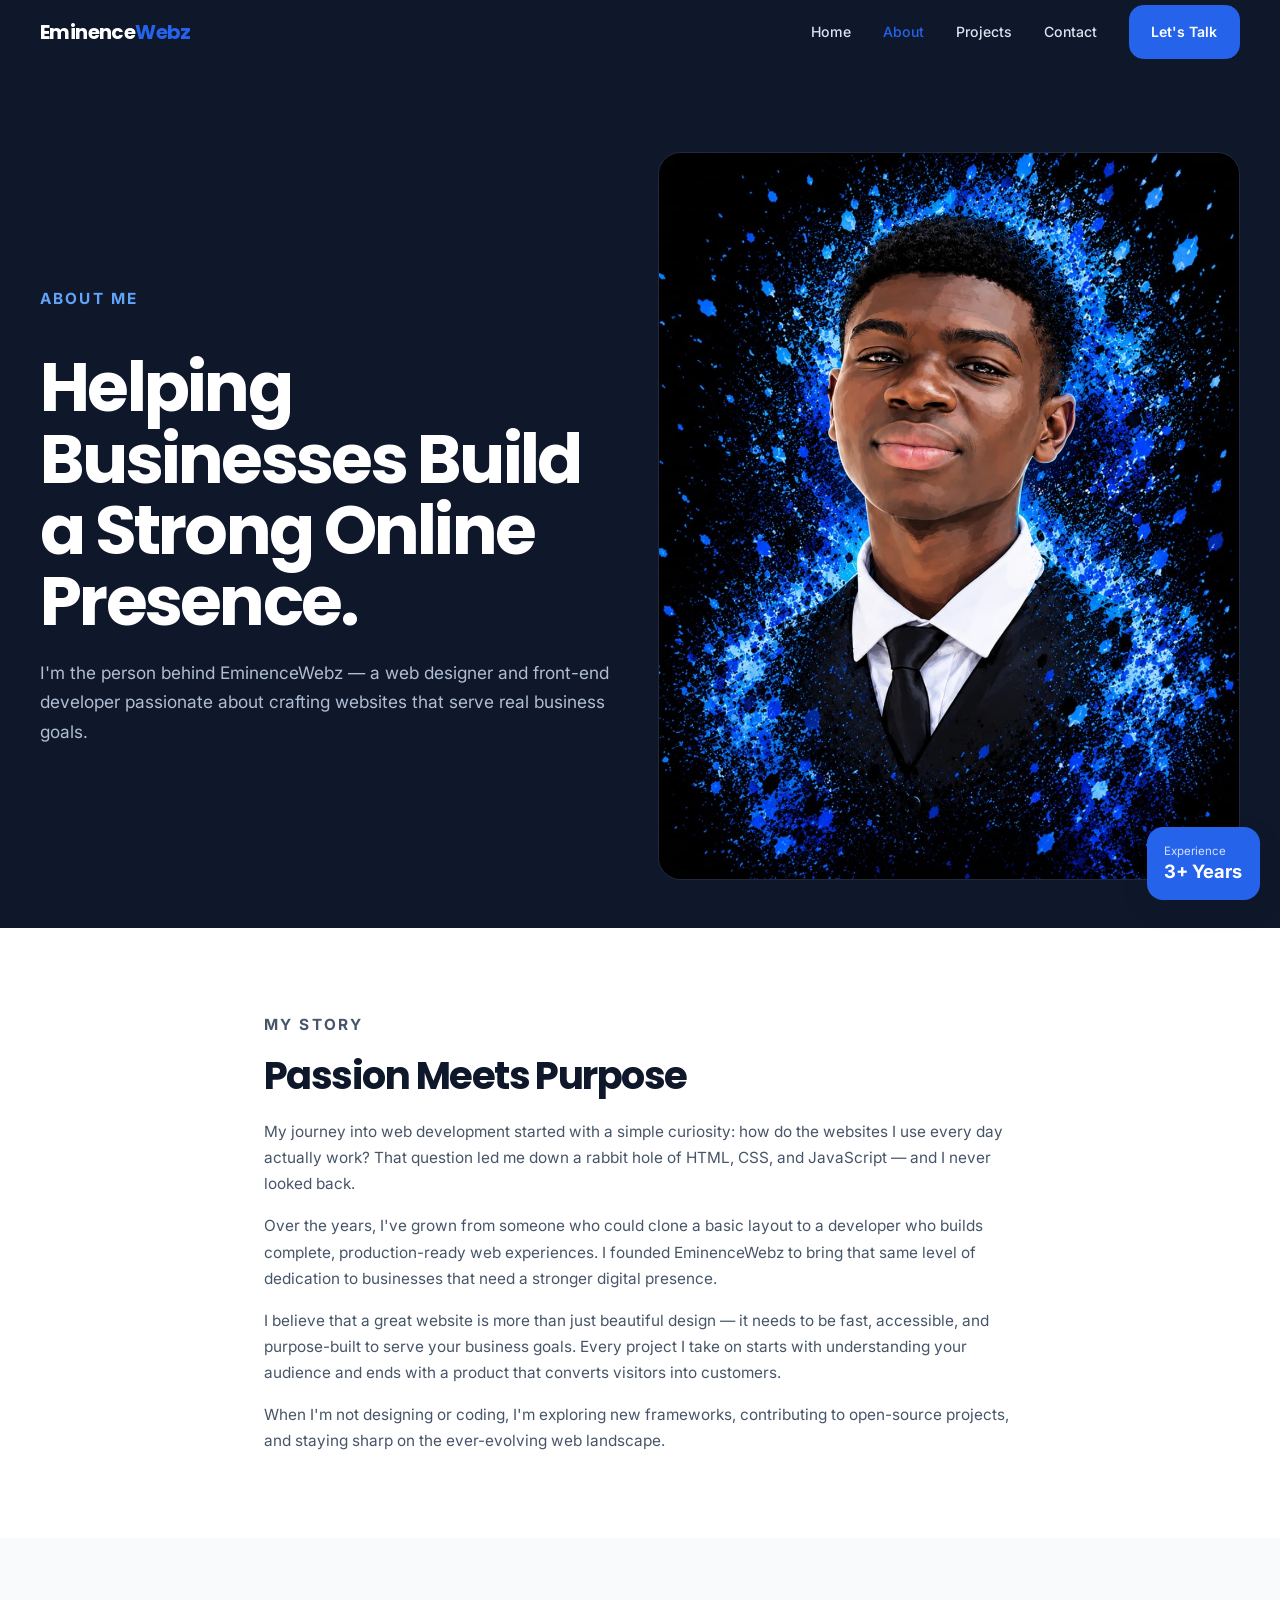
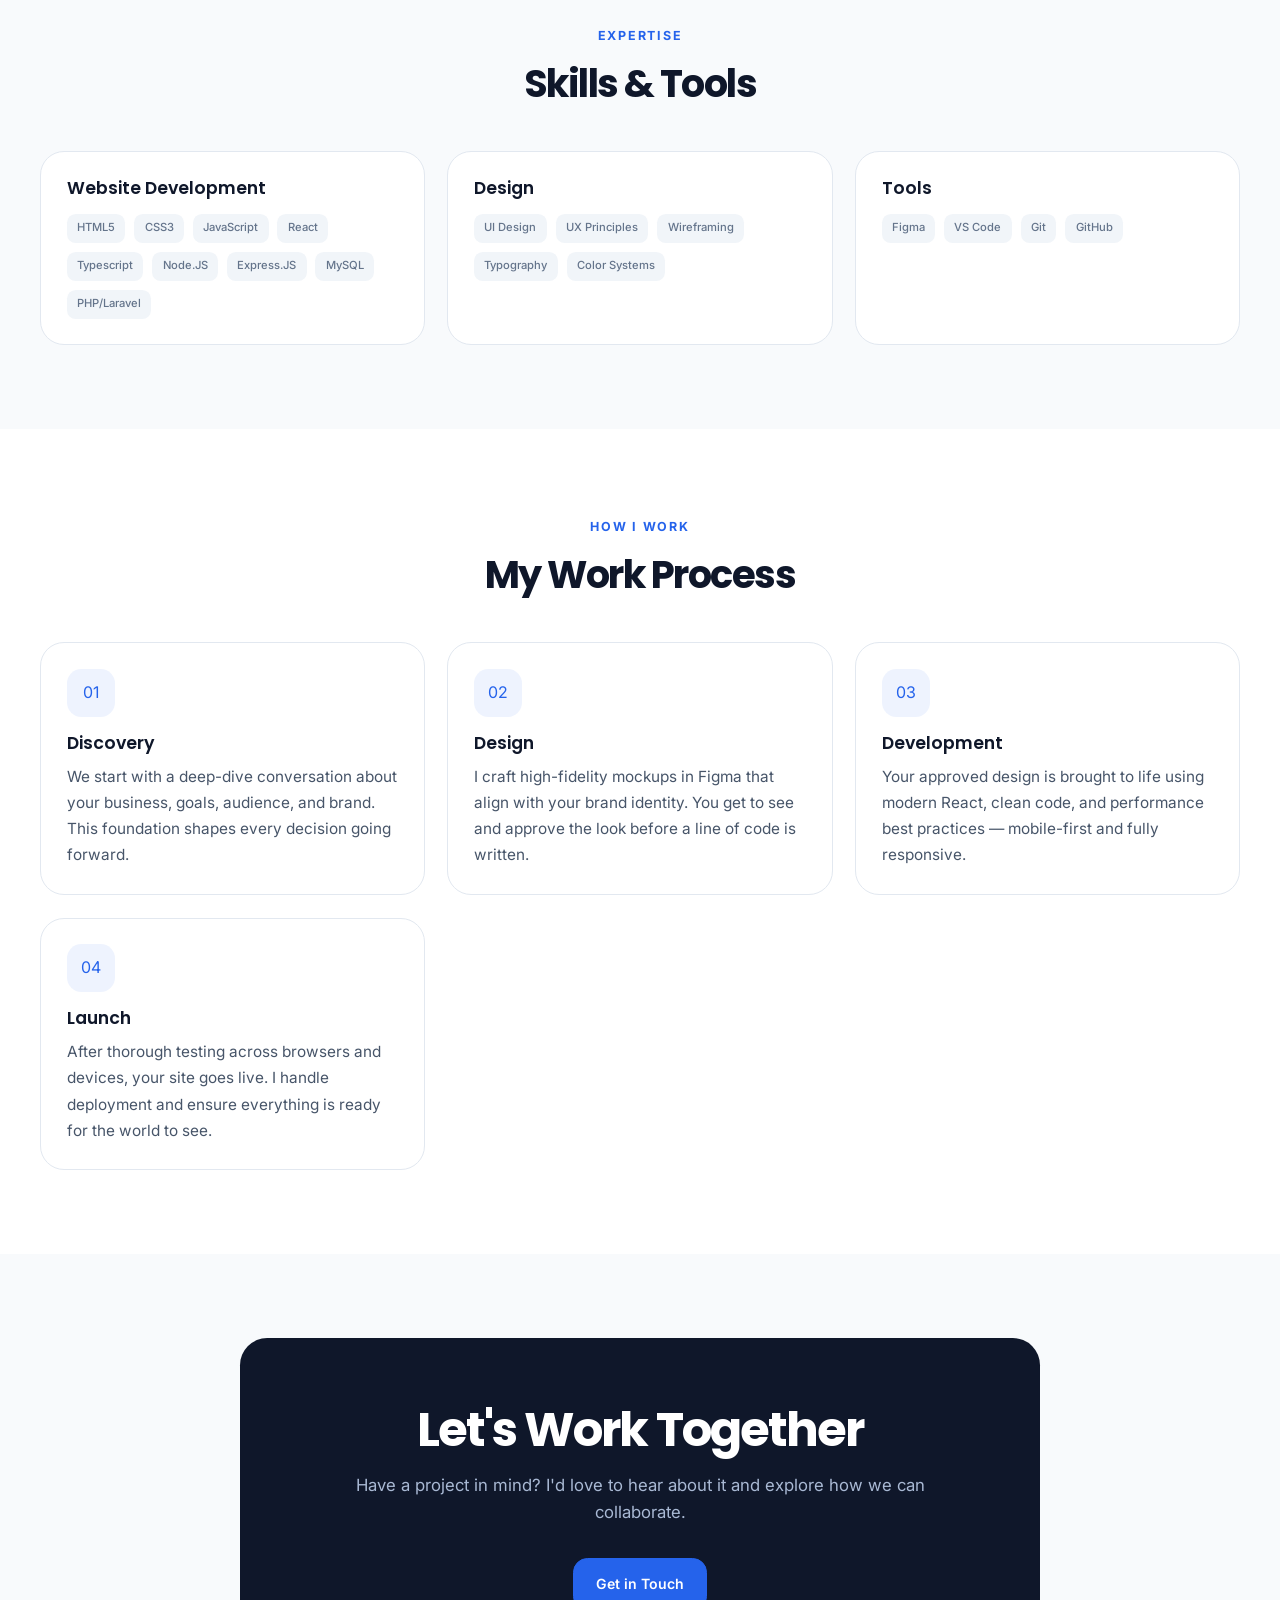
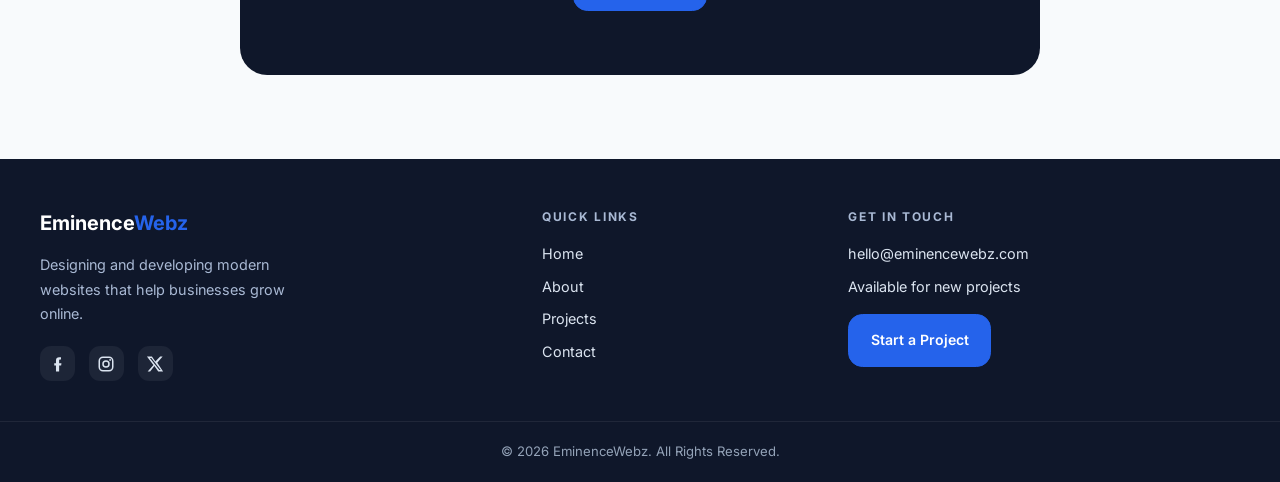
<file: about.html>
<!DOCTYPE html>
<html lang="en">
  <head>
    <meta charset="UTF-8" />
    <meta name="viewport" content="width=device-width, initial-scale=1.0" />
    <meta name="description" content="About EminenceWebz and the process behind creating effective web experiences." />
    <title>About | Eminence Webz</title>
    <link rel="icon" href="/favicon.ico" />
    <link rel="stylesheet" href="style.css" />
    <script defer src="script.js"></script>
  </head>
  <body>
    <header class="site-header">
      <div class="container nav">
        <a href="index.html" class="brand">Eminence<span>Webz</span></a>

        <nav class="nav-links" aria-label="Main navigation">
          <a href="index.html" class="nav-link">Home</a>
          <a href="about.html" class="nav-link active">About</a>
          <a href="projects.html" class="nav-link">Projects</a>
          <a href="contact.html" class="nav-link">Contact</a>
          <a href="contact.html" class="nav-cta">Let's Talk</a>
        </nav>

        <button class="menu-toggle" aria-label="Toggle menu" aria-expanded="false">
          <svg xmlns="http://www.w3.org/2000/svg" width="22" height="22" viewBox="0 0 24 24" fill="none" stroke="currentColor" stroke-width="2" stroke-linecap="round">
            <path d="M3 6h18M3 12h18M3 18h18" />
          </svg>
        </button>
      </div>

      <div class="mobile-menu" aria-label="Mobile navigation">
        <div class="mobile-menu-inner">
          <a href="index.html" class="mobile-link">Home</a>
          <a href="about.html" class="mobile-link active">About</a>
          <a href="projects.html" class="mobile-link">Projects</a>
          <a href="contact.html" class="mobile-link">Contact</a>
          <a href="contact.html" class="nav-cta">Let's Talk</a>
        </div>
      </div>
    </header>

    <main>
      <section class="hero" style="min-height: 56vh;">
        <div class="container about-layout" style="padding: 4rem 0 3rem;">
          <div class="about-copy">
            <p class="section-label" style="color: #60a5fa;">About Me</p>
            <h1>Helping Businesses Build a Strong Online Presence.</h1>
            <p style="margin-top: 1.25rem; color: #afbed4; font-size: 1.08rem;">
              I'm the person behind EminenceWebz — a web designer and front-end developer
              passionate about crafting websites that serve real business goals.
            </p>
          </div>

          <div class="about-image">
            <div class="about-image-frame">
              <img src="assets/img/my image .jpeg" alt="EminenceWebz developer portrait" />
            </div>
            <div class="experience-chip">
              <small>Experience</small>
              <strong>3+ Years</strong>
            </div>
          </div>
        </div>
      </section>

      <section class="section">
        <div class="container">
          <div class="about-copy" style="max-width: 47rem; margin: 0 auto;">
            <p class="section-label">My Story</p>
            <h2>Passion Meets Purpose</h2>
            <p>My journey into web development started with a simple curiosity: how do the websites I use every day actually work? That question led me down a rabbit hole of HTML, CSS, and JavaScript — and I never looked back.</p>
            <p>Over the years, I've grown from someone who could clone a basic layout to a developer who builds complete, production-ready web experiences. I founded EminenceWebz to bring that same level of dedication to businesses that need a stronger digital presence.</p>
            <p>I believe that a great website is more than just beautiful design — it needs to be fast, accessible, and purpose-built to serve your business goals. Every project I take on starts with understanding your audience and ends with a product that converts visitors into customers.</p>
            <p>When I'm not designing or coding, I'm exploring new frameworks, contributing to open-source projects, and staying sharp on the ever-evolving web landscape.</p>
          </div>
        </div>
      </section>

      <section class="section soft-section">
        <div class="container">
          <div class="section-head">
            <p class="section-label">Expertise</p>
            <h2>Skills &amp; Tools</h2>
          </div>

          <div class="services-grid">
            <article class="skill-card">
              <h3>Website Development</h3>
              <div class="project-tags">
                <span>HTML5</span>
                <span>CSS3</span>
                <span>JavaScript</span>
                <span>React</span>
                <span>Typescript</span>
                <span>Node.JS</span>
                <span>Express.JS</span>
                <span>MySQL</span>
                <span>PHP/Laravel</span>
              </div>
            </article>

            <article class="skill-card">
              <h3>Design</h3>
              <div class="project-tags">
                <span>UI Design</span>
                <span>UX Principles</span>
                <span>Wireframing</span>
                <span>Typography</span>
                <span>Color Systems</span>
              </div>
            </article>

            <article class="skill-card">
              <h3>Tools</h3>
              <div class="project-tags">
                <span>Figma</span>
                <span>VS Code</span>
                <span>Git</span>
                <span>GitHub</span>
              </div>
            </article>
          </div>
        </div>
      </section>

      <section class="section">
        <div class="container">
          <div class="section-head">
            <p class="section-label">How I Work</p>
            <h2>My Work Process</h2>
          </div>

          <div class="services-grid">
            <article class="process-card">
              <div class="service-icon" style="margin-bottom: 1rem;">01</div>
              <h3>Discovery</h3>
              <p>We start with a deep-dive conversation about your business, goals, audience, and brand. This foundation shapes every decision going forward.</p>
            </article>

            <article class="process-card">
              <div class="service-icon" style="margin-bottom: 1rem;">02</div>
              <h3>Design</h3>
              <p>I craft high-fidelity mockups in Figma that align with your brand identity. You get to see and approve the look before a line of code is written.</p>
            </article>

            <article class="process-card">
              <div class="service-icon" style="margin-bottom: 1rem;">03</div>
              <h3>Development</h3>
              <p>Your approved design is brought to life using modern React, clean code, and performance best practices — mobile-first and fully responsive.</p>
            </article>

            <article class="process-card">
              <div class="service-icon" style="margin-bottom: 1rem;">04</div>
              <h3>Launch</h3>
              <p>After thorough testing across browsers and devices, your site goes live. I handle deployment and ensure everything is ready for the world to see.</p>
            </article>
          </div>
        </div>
      </section>

      <section class="section soft-section">
        <div class="container">
          <div class="callout">
            <h2>Let's Work Together</h2>
            <p>Have a project in mind? I'd love to hear about it and explore how we can collaborate.</p>
            <div class="callout-actions">
              <a href="contact.html" class="button-primary">Get in Touch</a>
            </div>
          </div>
        </div>
      </section>
    </main>

    <footer class="site-footer">
      <div class="container footer-grid">
        <div>
          <div class="footer-brand">Eminence<span>Webz</span></div>
          <p class="footer-copy">Designing and developing modern websites that help businesses grow online.</p>
          <div class="social-row">
            <a href="#" class="social-icon" aria-label="Facebook">
              <svg xmlns="http://www.w3.org/2000/svg" width="18" height="18" viewBox="0 0 24 24" fill="currentColor" aria-hidden="true"><path d="M13.5 22v-8h2.7l.4-3h-3.1V7.5c0-.9.3-1.5 1.6-1.5H16V3.1c-.3 0-1.3-.1-2.5-.1-2.5 0-4.2 1.5-4.2 4.3V11H7v3h2.3v8h4.2Z"/></svg>
            </a>
            <a href="#" class="social-icon" aria-label="Instagram">
              <svg xmlns="http://www.w3.org/2000/svg" width="18" height="18" viewBox="0 0 24 24" fill="none" stroke="currentColor" stroke-width="2" stroke-linecap="round" stroke-linejoin="round" aria-hidden="true"><rect x="3" y="3" width="18" height="18" rx="5"/><circle cx="12" cy="12" r="4"/><circle cx="17.5" cy="6.5" r="1.2" fill="currentColor" stroke="none"/></svg>
            </a>
            <a href="#" class="social-icon" aria-label="X">
              <svg xmlns="http://www.w3.org/2000/svg" width="18" height="18" viewBox="0 0 24 24" fill="currentColor" aria-hidden="true"><path d="M18.9 2h3.3l-7.2 8.2L22.8 22h-6.5l-5.1-7.2L5.5 22H2.2l7.7-8.8L1.2 2h6.7l4.6 6.7L18.9 2Zm-1.1 18h1.8L7.1 3.9H5.2L17.8 20Z"/></svg>
            </a>
          </div>
        </div>

        <div>
          <div class="footer-title">Quick Links</div>
          <div class="footer-links">
            <a href="index.html" class="footer-link">Home</a>
            <a href="about.html" class="footer-link">About</a>
            <a href="projects.html" class="footer-link">Projects</a>
            <a href="contact.html" class="footer-link">Contact</a>
          </div>
        </div>

        <div>
          <div class="footer-title">Get In Touch</div>
          <div class="footer-links">
            <a href="mailto:hello@eminencewebz.com" class="footer-link">hello@eminencewebz.com</a>
            <span class="footer-link">Available for new projects</span>
          </div>
          <a href="contact.html" class="button-primary footer-cta">Start a Project</a>
        </div>
      </div>

      <div class="footer-bottom">© 2026 EminenceWebz. All Rights Reserved.</div>
    </footer>

    <button class="scroll-top" aria-label="Scroll to top">
      <svg xmlns="http://www.w3.org/2000/svg" width="18" height="18" viewBox="0 0 24 24" fill="none" stroke="currentColor" stroke-width="2.2" stroke-linecap="round" stroke-linejoin="round"><path d="m5 15 7-7 7 7"/></svg>
    </button>
  </body>
</html>
</file>
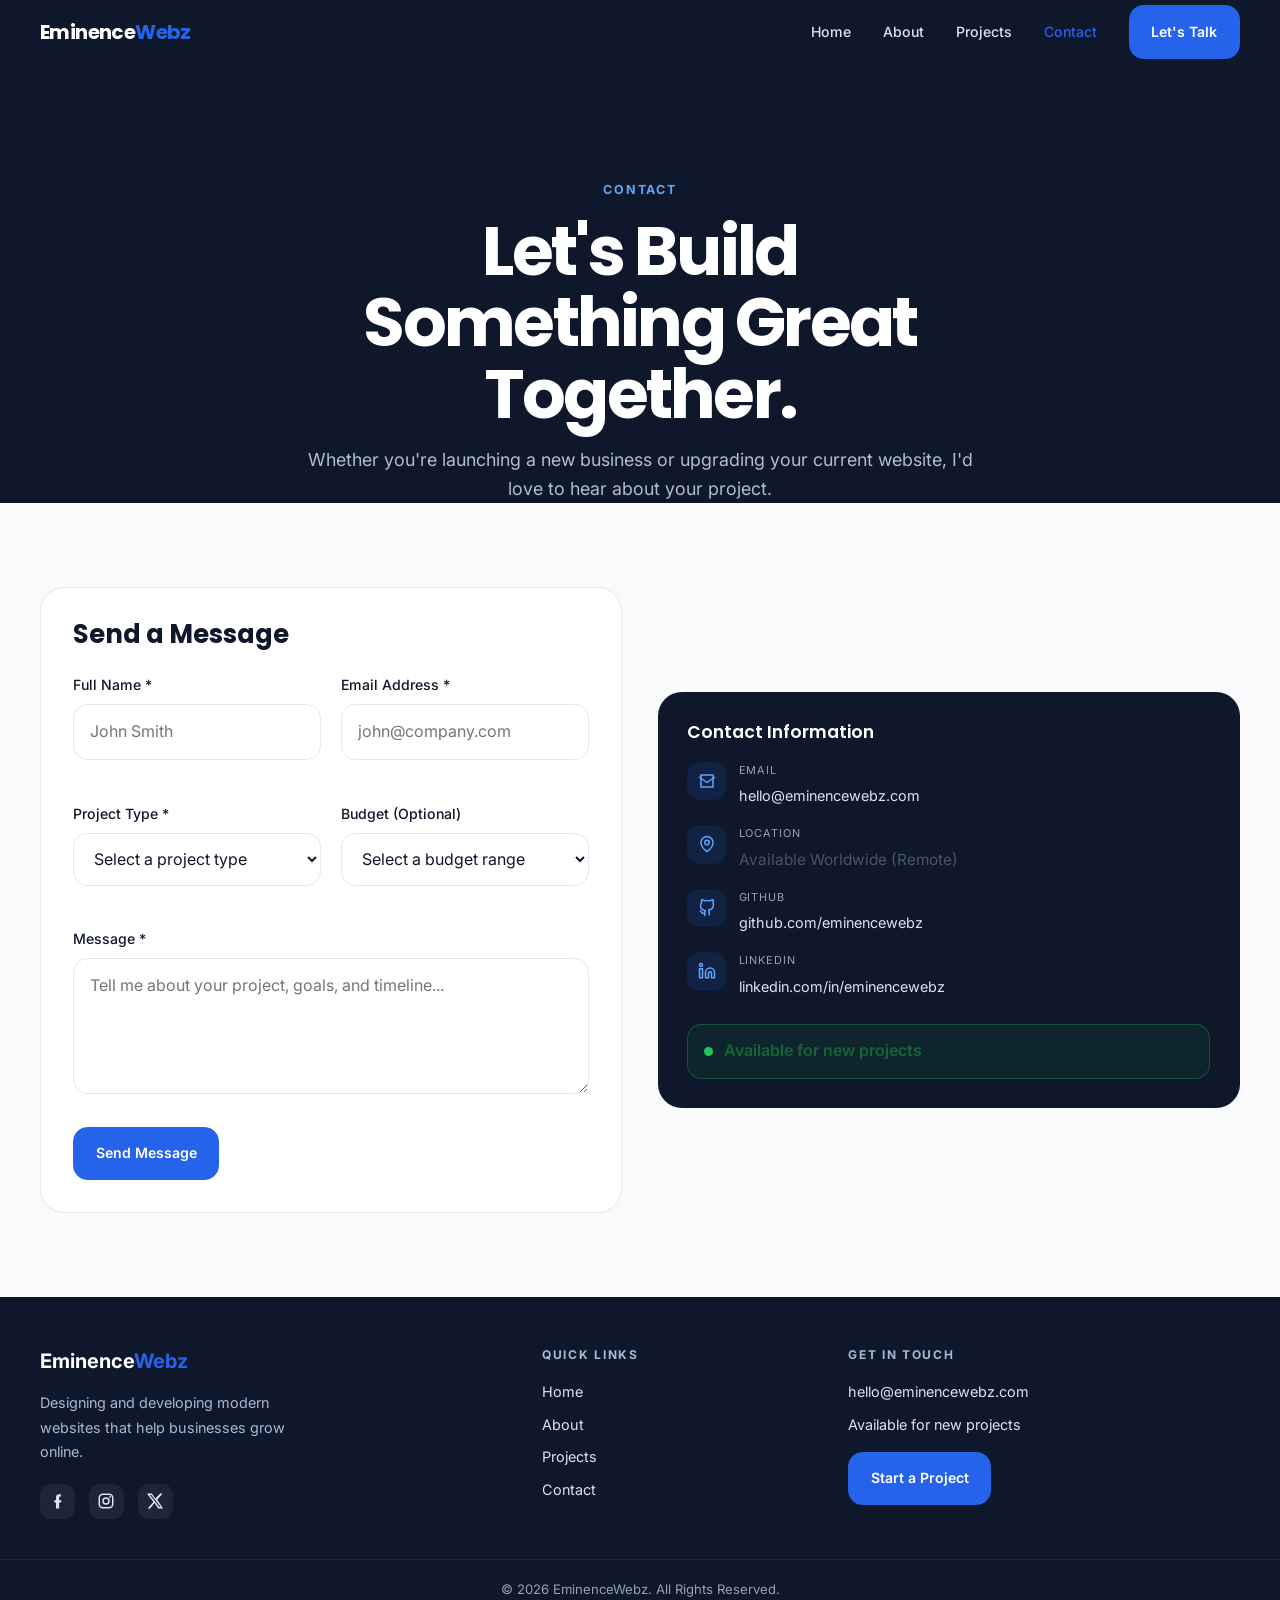
<file: contact.html>
<!DOCTYPE html>
<html lang="en">
  <head>
    <meta charset="UTF-8" />
    <meta name="viewport" content="width=device-width, initial-scale=1.0" />
    <meta name="description" content="Contact EminenceWebz about your next website project." />
    <title>Contact | Eminence Webz</title>
    <link rel="icon" href="/favicon.ico" />
    <link rel="stylesheet" href="style.css" />
    <script defer src="script.js"></script>
  </head>
  <body>
    <header class="site-header">
      <div class="container nav">
        <a href="index.html" class="brand">Eminence<span>Webz</span></a>

        <nav class="nav-links" aria-label="Main navigation">
          <a href="index.html" class="nav-link">Home</a>
          <a href="about.html" class="nav-link">About</a>
          <a href="projects.html" class="nav-link">Projects</a>
          <a href="contact.html" class="nav-link active">Contact</a>
          <a href="contact.html" class="nav-cta">Let's Talk</a>
        </nav>

        <button class="menu-toggle" aria-label="Toggle menu" aria-expanded="false">
          <svg xmlns="http://www.w3.org/2000/svg" width="22" height="22" viewBox="0 0 24 24" fill="none" stroke="currentColor" stroke-width="2" stroke-linecap="round">
            <path d="M3 6h18M3 12h18M3 18h18" />
          </svg>
        </button>
      </div>

      <div class="mobile-menu" aria-label="Mobile navigation">
        <div class="mobile-menu-inner">
          <a href="index.html" class="mobile-link">Home</a>
          <a href="about.html" class="mobile-link">About</a>
          <a href="projects.html" class="mobile-link">Projects</a>
          <a href="contact.html" class="mobile-link active">Contact</a>
          <a href="contact.html" class="nav-cta">Let's Talk</a>
        </div>
      </div>
    </header>

    <main>
      <section class="hero" style="min-height: 42vh;">
        <div class="container" style="padding-top: 5.5rem;">
          <div class="section-head" style="margin-bottom: 0; text-align: center;">
            <p class="section-label" style="color: #60a5fa;">Contact</p>
            <h1 style="color: white; margin: 0 auto;">Let's Build Something Great Together.</h1>
            <p class="hero-copy" style="margin: 1rem auto 0; color: #afbed4; max-width: 700px; text-align: center;">Whether you're launching a new business or upgrading your current website, I'd love to hear about your project.</p>
          </div>
        </div>
      </section>

      <section class="section soft-section">
        <div class="container contact-layout">
          <div class="form-card">
            <h3>Send a Message</h3>
            <form id="contact-form" novalidate>
              <div class="form-grid">
                <div class="form-field">
                  <label for="name">Full Name *</label>
                  <input id="name" class="input" type="text" name="name" placeholder="John Smith" />
                  <span class="form-error" data-error="name"></span>
                </div>

                <div class="form-field">
                  <label for="email">Email Address *</label>
                  <input id="email" class="input" type="email" name="email" placeholder="john@company.com" />
                  <span class="form-error" data-error="email"></span>
                </div>

                <div class="form-field">
                  <label for="projectType">Project Type *</label>
                  <select id="projectType" class="select" name="projectType">
                    <option value="">Select a project type</option>
                    <option value="New Business Website">New Business Website</option>
                    <option value="E-commerce Store">E-commerce Store</option>
                    <option value="Portfolio Site">Portfolio Site</option>
                    <option value="Landing Page">Landing Page</option>
                    <option value="Website Redesign">Website Redesign</option>
                    <option value="Other">Other</option>
                  </select>
                  <span class="form-error" data-error="projectType"></span>
                </div>

                <div class="form-field">
                  <label for="budget">Budget (Optional)</label>
                  <select id="budget" class="select" name="budget">
                    <option value="">Select a budget range</option>
                    <option value="Under $500">Under $500</option>
                    <option value="$500 – $1,000">$500 – $1,000</option>
                    <option value="$1,000 – $2,500">$1,000 – $2,500</option>
                    <option value="$2,500 – $5,000">$2,500 – $5,000</option>
                    <option value="$5,000+">$5,000+</option>
                    <option value="Not sure yet">Not sure yet</option>
                  </select>
                </div>
              </div>

              <div class="form-field" style="margin-top: 1.2rem;">
                <label for="message">Message *</label>
                <textarea id="message" class="textarea" name="message" placeholder="Tell me about your project, goals, and timeline..."></textarea>
                <span class="form-error" data-error="message"></span>
              </div>

              <div class="submit-row">
                <button type="submit" class="btn-submit">Send Message</button>
              </div>

              <div class="success-box" aria-live="polite">
                <svg xmlns="http://www.w3.org/2000/svg" width="22" height="22" viewBox="0 0 24 24" fill="none" stroke="currentColor" stroke-width="2.2" stroke-linecap="round" stroke-linejoin="round"><path d="M20 6 9 17l-5-5"/></svg>
                <span>Message sent successfully.</span>
              </div>
            </form>
          </div>

          <div class="contact-card" style="background: var(--navy); color: white; border-color: transparent;">
            <h3>Contact Information</h3>
            <div class="contact-info-list">
              <div class="contact-item">
                <div class="contact-icon"><svg xmlns="http://www.w3.org/2000/svg" width="18" height="18" viewBox="0 0 24 24" fill="none" stroke="currentColor" stroke-width="2" stroke-linecap="round" stroke-linejoin="round"><path d="M4 4h16v16H4z"/><path d="m22 7-10 7L2 7"/></svg></div>
                <div>
                  <span class="contact-label">Email</span>
                  <p><a href="mailto:hello@eminencewebz.com" class="contact-details">hello@eminencewebz.com</a></p>
                </div>
              </div>

              <div class="contact-item">
                <div class="contact-icon"><svg xmlns="http://www.w3.org/2000/svg" width="18" height="18" viewBox="0 0 24 24" fill="none" stroke="currentColor" stroke-width="2" stroke-linecap="round" stroke-linejoin="round"><path d="M12 22s8-4.7 8-12a8 8 0 0 0-16 0c0 7.3 8 12 8 12Z"/><circle cx="12" cy="10" r="3"/></svg></div>
                <div>
                  <span class="contact-label">Location</span>
                  <p class="contact-details">Available Worldwide (Remote)</p>
                </div>
              </div>

              <div class="contact-item">
                <div class="contact-icon"><svg xmlns="http://www.w3.org/2000/svg" width="18" height="18" viewBox="0 0 24 24" fill="none" stroke="currentColor" stroke-width="2" stroke-linecap="round" stroke-linejoin="round"><path d="M9 19c-4.3 1.4-4.3-2.5-6-3m12 5v-3.87a3.37 3.37 0 0 0-.94-2.61c3.14-.35 6.44-1.54 6.44-7A5.44 5.44 0 0 0 20 4.77 5.07 5.07 0 0 0 19.91 1S18.73.65 16 2.48a13.38 13.38 0 0 0-7 0C6.27.65 5.09 1 5.09 1A5.07 5.07 0 0 0 5 4.77 5.44 5.44 0 0 0 3.5 8.8c0 5.42 3.3 6.61 6.44 7A3.37 3.37 0 0 0 9 18.13V22"/></svg></div>
                <div>
                  <span class="contact-label">GitHub</span>
                  <p><a href="#" class="contact-details">github.com/eminencewebz</a></p>
                </div>
              </div>

              <div class="contact-item">
                <div class="contact-icon"><svg xmlns="http://www.w3.org/2000/svg" width="18" height="18" viewBox="0 0 24 24" fill="none" stroke="currentColor" stroke-width="2" stroke-linecap="round" stroke-linejoin="round"><path d="M16 8a6 6 0 0 1 6 6v7h-4v-6a2 2 0 0 0-4 0v6h-4v-7a6 6 0 0 1 6-6Z"/><path d="M2 9h4v12H2z"/><circle cx="4" cy="4" r="2"/></svg></div>
                <div>
                  <span class="contact-label">LinkedIn</span>
                  <p><a href="#" class="contact-details">linkedin.com/in/eminencewebz</a></p>
                </div>
              </div>
            </div>

            <div class="availability-box" style="margin-top: 1.5rem;">
              <span class="availability-dot"></span>
              <span>Available for new projects</span>
            </div>
          </div>
        </div>
      </section>
    </main>

    <footer class="site-footer">
      <div class="container footer-grid">
        <div>
          <div class="footer-brand">Eminence<span>Webz</span></div>
          <p class="footer-copy">Designing and developing modern websites that help businesses grow online.</p>
          <div class="social-row">
            <a href="#" class="social-icon" aria-label="Facebook">
              <svg xmlns="http://www.w3.org/2000/svg" width="18" height="18" viewBox="0 0 24 24" fill="currentColor" aria-hidden="true"><path d="M13.5 22v-8h2.7l.4-3h-3.1V7.5c0-.9.3-1.5 1.6-1.5H16V3.1c-.3 0-1.3-.1-2.5-.1-2.5 0-4.2 1.5-4.2 4.3V11H7v3h2.3v8h4.2Z"/></svg>
            </a>
            <a href="#" class="social-icon" aria-label="Instagram">
              <svg xmlns="http://www.w3.org/2000/svg" width="18" height="18" viewBox="0 0 24 24" fill="none" stroke="currentColor" stroke-width="2" stroke-linecap="round" stroke-linejoin="round" aria-hidden="true"><rect x="3" y="3" width="18" height="18" rx="5"/><circle cx="12" cy="12" r="4"/><circle cx="17.5" cy="6.5" r="1.2" fill="currentColor" stroke="none"/></svg>
            </a>
            <a href="#" class="social-icon" aria-label="X">
              <svg xmlns="http://www.w3.org/2000/svg" width="18" height="18" viewBox="0 0 24 24" fill="currentColor" aria-hidden="true"><path d="M18.9 2h3.3l-7.2 8.2L22.8 22h-6.5l-5.1-7.2L5.5 22H2.2l7.7-8.8L1.2 2h6.7l4.6 6.7L18.9 2Zm-1.1 18h1.8L7.1 3.9H5.2L17.8 20Z"/></svg>
            </a>
          </div>
        </div>

        <div>
          <div class="footer-title">Quick Links</div>
          <div class="footer-links">
            <a href="index.html" class="footer-link">Home</a>
            <a href="about.html" class="footer-link">About</a>
            <a href="projects.html" class="footer-link">Projects</a>
            <a href="contact.html" class="footer-link">Contact</a>
          </div>
        </div>

        <div>
          <div class="footer-title">Get In Touch</div>
          <div class="footer-links">
            <a href="mailto:hello@eminencewebz.com" class="footer-link">hello@eminencewebz.com</a>
            <span class="footer-link">Available for new projects</span>
          </div>
          <a href="contact.html" class="button-primary footer-cta">Start a Project</a>
        </div>
      </div>

      <div class="footer-bottom">© 2026 EminenceWebz. All Rights Reserved.</div>
    </footer>

    <button class="scroll-top" aria-label="Scroll to top">
      <svg xmlns="http://www.w3.org/2000/svg" width="18" height="18" viewBox="0 0 24 24" fill="none" stroke="currentColor" stroke-width="2.2" stroke-linecap="round" stroke-linejoin="round"><path d="m5 15 7-7 7 7"/></svg>
    </button>
  </body>
</html>
</file>
<file: style.css>
@import url('https://fonts.googleapis.com/css2?family=Poppins:wght@300;400;500;600;700&family=Inter:wght@300;400;500;600;700&display=swap');

:root {
  --navy: #0f172a;
  --navy-soft: #0b1324;
  --blue: #2563eb;
  --blue-soft: rgba(37, 99, 235, 0.08);
  --text: #0f172a;
  --muted: #475569;
  --muted-2: #64748b;
  --line: #e2e8f0;
  --soft: #f8fafc;
  --white: #ffffff;
  --success: #22c55e;
  --danger: #ef4444;
  --shadow: 0 32px 80px rgba(15, 23, 42, 0.24);
  --shadow-soft: 0 10px 30px rgba(15, 23, 42, 0.08);
  --radius-lg: 24px;
  --radius-md: 18px;
  --radius-sm: 12px;
  --max-width: 1200px;
}

* {
  box-sizing: border-box;
}

html {
  scroll-behavior: smooth;
}

body {
  margin: 0;
  font-family: 'Inter', sans-serif;
  background: var(--white);
  color: var(--text);
  line-height: 1.6;
}

img {
  max-width: 100%;
  display: block;
}

a {
  text-decoration: none;
  color: inherit;
}

button,
input,
select,
textarea {
  font: inherit;
}

button {
  cursor: pointer;
}

.container {
  width: min(var(--max-width), calc(100% - 2.5rem));
  margin: 0 auto;
}

.section-label {
  display: inline-block;
  margin-bottom: 1rem;
  font-size: 0.78rem;
  font-weight: 700;
  letter-spacing: 0.14em;
  text-transform: uppercase;
  color: var(--blue);
}

h1,
h2,
h3,
h4,
h5 {
  margin: 0;
  line-height: 1.15;
  font-family: 'Poppins', sans-serif;
}

p {
  margin: 0;
}

.site-header {
  position: fixed;
  inset: 0 0 auto 0;
  z-index: 1000;
  transition: all 0.25s ease;
}

.site-header.scrolled {
  background: rgba(15, 23, 42, 0.9);
  backdrop-filter: blur(12px);
  box-shadow: 0 4px 24px rgba(0, 0, 0, 0.18);
}

.nav {
  display: flex;
  align-items: center;
  justify-content: space-between;
  height: 4rem;
}

.brand {
  font-size: 1.25rem;
  font-weight: 700;
  color: var(--white);
  letter-spacing: -0.03em;
  font-family: 'Poppins', sans-serif;
}

.brand span {
  color: var(--blue);
}

.nav-links {
  display: none;
  align-items: center;
  gap: 2rem;
}

.nav-link {
  font-size: 0.88rem;
  font-weight: 500;
  color: #dbe4f0;
  transition: color 0.2s ease;
}

.nav-link:hover,
.nav-link.active {
  color: var(--white);
}

.nav-link.active {
  color: var(--blue);
}

.nav-cta,
.button-primary,
.button-secondary,
.btn-submit {
  display: inline-flex;
  align-items: center;
  justify-content: center;
  gap: 0.5rem;
  padding: 0.9rem 1.35rem;
  border-radius: 0.9rem;
  font-size: 0.88rem;
  font-weight: 600;
  transition: all 0.2s ease;
}

.nav-cta,
.button-primary,
.btn-submit {
  background: var(--blue);
  border: 1px solid var(--blue);
  color: var(--white);
}

.nav-cta:hover,
.button-primary:hover,
.btn-submit:hover {
  filter: brightness(1.08);
}

.button-secondary {
  background: transparent;
  color: var(--white);
  border: 1px solid rgba(255, 255, 255, 0.2);
}

.button-secondary:hover {
  background: rgba(255, 255, 255, 0.05);
}

.menu-toggle {
  display: inline-flex;
  align-items: center;
  justify-content: center;
  width: 2.2rem;
  height: 2.2rem;
  padding: 0;
  border: 0;
  background: transparent;
  color: var(--white);
}

.mobile-menu {
  display: none;
  background: rgba(15, 23, 42, 0.96);
  border-top: 1px solid rgba(255, 255, 255, 0.08);
}

.mobile-menu.open {
  display: block;
}

.mobile-menu-inner {
  width: min(var(--max-width), calc(100% - 2.5rem));
  margin: 0 auto;
  padding: 1rem 0 1.25rem;
  display: flex;
  flex-direction: column;
  gap: 1rem;
}

.mobile-link {
  color: #dbe4f0;
  font-size: 0.92rem;
  font-weight: 500;
}

.mobile-link.active {
  color: var(--blue);
}

.hero {
  background: var(--navy);
  min-height: 92vh;
  display: flex;
  align-items: center;
  padding-top: 5.5rem;
  padding-left: 0.5rem;
  padding-right: 0.5rem;
}

.hero-grid {
  display: grid;
  grid-template-columns: 1fr;
  gap: 3rem;
  align-items: center;
  width: 100%;
  padding: 4rem 1rem;
}

.hero-badge {
  display: inline-block;
  padding: 0.55rem 1rem;
  border-radius: 999px;
  font-size: 0.74rem;
  font-weight: 700;
  letter-spacing: 0.04em;
  background: rgba(37, 99, 235, 0.15);
  color: #60a5fa;
  border: 1px solid rgba(37, 99, 235, 0.3);
}

.hero h1 {
  margin-top: 1.5rem;
  color: var(--white);
  font-size: clamp(2.6rem, 6vw, 4.25rem);
  font-weight: 700;
  line-height: 1.05;
  letter-spacing: -0.04em;
  max-width: 620px;
}

.hero h1 .highlight {
  color: var(--blue);
}

.hero-copy {
  margin-top: 1.3rem;
  max-width: 36rem;
  color: #a9b9d4;
  font-size: 1.12rem;
}

.hero-actions {
  margin-top: 2rem;
  display: flex;
  flex-wrap: wrap;
  gap: 1rem;
}

.hero-visual {
  position: relative;
}

.image-frame {
  position: relative;
  overflow: hidden;
  border-radius: 1.4rem;
  border: 1px solid rgba(255, 255, 255, 0.08);
  box-shadow: var(--shadow);
}

.image-frame img {
  width: 100%;
  height: 100%;
  object-fit: cover;
  display: block;
}

.image-wrap {
  aspect-ratio: 4 / 3;
}

.image-overlay {
  position: absolute;
  inset: 0;
  background: linear-gradient(135deg, rgba(37, 99, 235, 0.12) 0%, transparent 60%);
}

.floating-card {
  position: absolute;
  left: -1rem;
  bottom: -1.2rem;
  background: var(--white);
  color: var(--text);
  border: 1px solid var(--line);
  box-shadow: var(--shadow-soft);
  border-radius: 1rem;
  padding: 0.9rem 1.1rem;
}

.floating-card small {
  color: #64748b;
  font-size: 0.72rem;
  display: block;
}

.floating-card strong {
  display: block;
  margin-top: 0.15rem;
  font-size: 1.2rem;
  font-family: 'Poppins', sans-serif;
}

.section {
  padding: 5.25rem 0;
}

.soft-section {
  background: var(--soft);
}

.section-head {
  text-align: center;
  margin-bottom: 2.8rem;
}

.section-head h2 {
  font-size: clamp(2rem, 3vw, 3rem);
  color: var(--text);
  font-weight: 700;
  letter-spacing: -0.04em;
}

.services-grid,
.projects-grid,
.featured-grid,
.about-grid,
.contact-grid {
  display: grid;
  gap: 1.4rem;
}

.services-grid {
  grid-template-columns: 1fr;
}

.service-card,
.project-card,
.feature-card,
.contact-card,
.review-card,
.skill-card,
.process-card {
  background: var(--white);
  border: 1px solid var(--line);
  border-radius: var(--radius-lg);
  transition: transform 0.25s ease, box-shadow 0.25s ease;
}

.service-card,
.feature-card,
.skill-card,
.process-card {
  padding: 1.6rem;
}

.service-card:hover,
.project-card:hover,
.feature-card:hover {
  transform: translateY(-4px);
  box-shadow: var(--shadow-soft);
}

.service-icon {
  width: 3rem;
  height: 3rem;
  border-radius: 0.9rem;
  display: flex;
  align-items: center;
  justify-content: center;
  background: var(--blue-soft);
  color: var(--blue);
  margin-bottom: 1.2rem;
}

.service-card h3,
.feature-card h3,
.project-card h3,
.contact-card h3,
.skill-card h3,
.process-card h3 {
  font-size: 1.09rem;
  font-weight: 600;
  margin-bottom: 0.7rem;
}

.service-card p,
.project-card p,
.feature-card p,
.contact-card p,
.review-card p,
.process-card p,
.about-copy p,
.contact-copy p,
.contact-info p {
  color: var(--muted);
  font-size: 0.96rem;
  line-height: 1.7;
}

.about-layout,
.contact-layout,
.why-layout {
  display: grid;
  gap: 2.2rem;
  align-items: center;
}

.about-copy {
  max-width: 40rem;
}

.about-copy h2,
.why-copy h2 {
  font-size: clamp(2rem, 3vw, 2.8rem);
  font-weight: 700;
  letter-spacing: -0.04em;
  margin-bottom: 1.3rem;
}

.about-copy p + p {
  margin-top: 1rem;
}

.about-image {
  position: relative;
}

.about-image-frame {
  overflow: hidden;
  aspect-ratio: 4 / 5;
  border-radius: 1.4rem;
  border: 1px solid rgba(255, 255, 255, 0.08);
}

.about-image-frame img {
  display: block;
  width: 100%;
  height: 100%;
  object-fit: cover;
}

.experience-chip {
  position: absolute;
  right: -1.25rem;
  bottom: -1.25rem;
  background: var(--blue);
  border-radius: 1rem;
  color: var(--white);
  box-shadow: var(--shadow-soft);
  padding: 0.9rem 1.1rem;
}

.experience-chip small {
  display: block;
  opacity: 0.8;
  font-size: 0.72rem;
}

.experience-chip strong {
  font-size: 1.15rem;
  line-height: 1.2;
}

.why-copy {
  max-width: 40rem;
}

.why-copy .link-more {
  margin-top: 1.5rem;
  display: inline-flex;
  align-items: center;
  gap: 0.5rem;
  color: var(--blue);
  font-weight: 600;
}

.check-list {
  display: grid;
  grid-template-columns: repeat(2, minmax(0, 1fr));
  gap: 0.9rem;
}

.check-item {
  display: flex;
  align-items: center;
  gap: 0.8rem;
  background: var(--soft);
  border: 1px solid var(--line);
  border-radius: 0.95rem;
  padding: 1rem 0.9rem;
  font-size: 0.88rem;
  font-weight: 500;
}

.check-item svg {
  color: var(--blue);
  flex-shrink: 0;
}

.featured-header {
  display: flex;
  flex-direction: column;
  gap: 0.8rem;
  align-items: flex-start;
  justify-content: space-between;
  margin-bottom: 2rem;
}

.featured-header .link-more {
  color: var(--blue);
  font-weight: 600;
  font-size: 0.9rem;
}

.projects-grid {
  grid-template-columns: 1fr;
}

.project-card {
  overflow: hidden;
  cursor: pointer;
}

.project-image {
  position: relative;
  overflow: hidden;
  aspect-ratio: 1.55;
  background: #e2e8f0;
}

.project-image-dunnis {
  aspect-ratio: 1305 / 610;
}

.project-image-kings {
  aspect-ratio: 1320 / 623;
}

.project-image-jumsa {
  aspect-ratio: 1331 / 562;
}

.project-image img {
  width: 100%;
  height: 100%;
  object-fit: cover;
  transition: transform 0.45s ease;
}

.project-card:hover .project-image img {
  transform: scale(1.04);
}

.project-overlay {
  position: absolute;
  inset: 0;
  display: flex;
  align-items: center;
  justify-content: center;
  background: rgba(15, 23, 42, 0.55);
  opacity: 0;
  transition: opacity 0.25s ease;
}

.project-card:hover .project-overlay {
  opacity: 1;
}

.project-tag {
  display: inline-block;
  background: var(--blue-soft);
  color: var(--blue);
  padding: 0.35rem 0.7rem;
  border-radius: 0.6rem;
  font-size: 0.7rem;
  font-weight: 700;
  margin-bottom: 0.9rem;
}

.project-card-body {
  padding: 1.4rem 1.3rem 1.5rem;
}

.project-card h3 {
  margin-bottom: 0.45rem;
}

.project-tags {
  display: flex;
  flex-wrap: wrap;
  gap: 0.55rem;
  margin-top: 1rem;
}

.project-tags span {
  padding: 0.35rem 0.65rem;
  border-radius: 0.55rem;
  background: #f1f5f9;
  color: var(--muted-2);
  font-size: 0.7rem;
  font-weight: 500;
}

.filter-row {
  display: flex;
  flex-wrap: wrap;
  gap: 0.7rem;
  justify-content: center;
  margin-bottom: 2.2rem;
}

.filter-btn {
  background: var(--white);
  border: 1px solid var(--line);
  color: var(--muted);
  padding: 0.62rem 1rem;
  border-radius: 999px;
  font-size: 0.86rem;
  font-weight: 500;
  transition: all 0.2s ease;
}

.filter-btn.active {
  background: var(--navy);
  color: var(--white);
  border-color: var(--navy);
}

.review-wrap {
  max-width: 760px;
  margin: 0 auto;
}

.review-card {
  text-align: center;
  padding: 2rem 1.5rem;
  background: var(--white);
  border: 1px solid var(--line);
  border-radius: 1.5rem;
}

.review-avatar {
  width: 4rem;
  height: 4rem;
  border-radius: 50%;
  object-fit: cover;
  border: 3px solid var(--blue);
  margin: 0 auto 1rem;
}

.review-stars {
  display: flex;
  justify-content: center;
  gap: 0.2rem;
  margin-bottom: 1rem;
  color: #f59e0b;
}

.review-card q {
  display: block;
  color: #475569;
  font-size: 1.02rem;
  line-height: 1.7;
  font-style: italic;
  margin-bottom: 1.6rem;
}

.review-person {
  font-weight: 700;
  color: var(--text);
  font-family: 'Poppins', sans-serif;
}

.review-company {
  font-size: 0.86rem;
  color: #64748b;
}

.carousel-controls {
  display: flex;
  align-items: center;
  justify-content: center;
  gap: 1rem;
  margin-top: 1.5rem;
}

.carousel-btn {
  width: 2.5rem;
  height: 2.5rem;
  border-radius: 50%;
  background: var(--navy);
  color: var(--white);
  border: 0;
  display: inline-flex;
  align-items: center;
  justify-content: center;
}

.carousel-dots {
  display: flex;
  align-items: center;
  gap: 0.45rem;
}

.carousel-dots button {
  width: 0.55rem;
  height: 0.55rem;
  border-radius: 50%;
  border: 0;
  background: #cbd5e1;
  padding: 0;
}

.carousel-dots button.active {
  width: 1.5rem;
  border-radius: 999px;
  background: var(--blue);
}

.callout {
  background: var(--navy);
  border-radius: 1.7rem;
  padding: 4rem 2rem;
  text-align: center;
  max-width: 800px;
  margin: 0 auto;
}

.callout h2 {
  color: var(--white);
  font-size: clamp(2rem, 4vw, 3rem);
  font-weight: 700;
  letter-spacing: -0.04em;
  margin-bottom: 0.9rem;
}

.callout p {
  max-width: 650px;
  margin: 0 auto;
  color: #a9b9d4;
  font-size: 1.05rem;
}

.callout-actions {
  margin-top: 2rem;
  display: flex;
  justify-content: center;
  flex-wrap: wrap;
  gap: 1rem;
}

.contact-card {
  padding: 1.8rem;
}

.contact-layout {
  grid-template-columns: 1fr;
}

.form-card {
  background: var(--white);
  border: 1px solid var(--line);
  border-radius: 1.5rem;
  padding: 2rem;
}

.form-card h3 {
  margin-bottom: 1.5rem;
  font-size: 1.6rem;
}

.form-grid {
  display: grid;
  grid-template-columns: 1fr;
  gap: 1.25rem;
}

.form-field {
  display: flex;
  flex-direction: column;
  gap: 0.45rem;
}

.form-field label {
  font-size: 0.88rem;
  font-weight: 500;
  color: var(--text);
}

.input,
.select,
.textarea {
  width: 100%;
  background: var(--white);
  border: 1px solid var(--line);
  border-radius: 0.9rem;
  padding: 0.9rem 1rem;
  color: var(--text);
  transition: border-color 0.2s ease, box-shadow 0.2s ease;
  outline: none;
}

.input:focus,
.select:focus,
.textarea:focus {
  border-color: rgba(37, 99, 235, 0.5);
  box-shadow: 0 0 0 3px rgba(37, 99, 235, 0.1);
}

.input.error,
.select.error,
.textarea.error {
  border-color: var(--danger);
}

.textarea {
  min-height: 8.5rem;
  resize: vertical;
}

.form-error {
  color: var(--danger);
  font-size: 0.72rem;
  min-height: 1rem;
}

.submit-row {
  margin-top: 0.6rem;
}

.success-box {
  display: none;
  margin-top: 1.5rem;
  align-items: center;
  justify-content: center;
  gap: 0.8rem;
  background: rgba(34, 197, 94, 0.08);
  border: 1px solid rgba(34, 197, 94, 0.25);
  color: #166534;
  border-radius: 1rem;
  padding: 1rem 1.2rem;
  font-weight: 600;
}

.success-box.show {
  display: flex;
}

.contact-info-list {
  display: grid;
  gap: 1rem;
  margin-top: 1.25rem;
}

.contact-item {
  display: flex;
  gap: 0.8rem;
  align-items: flex-start;
}

.contact-icon {
  display: flex;
  align-items: center;
  justify-content: center;
  width: 2.4rem;
  height: 2.4rem;
  border-radius: 0.8rem;
  background: rgba(37, 99, 235, 0.14);
  color: #60a5fa;
  flex-shrink: 0;
}

.contact-label {
  display: block;
  font-size: 0.68rem;
  color: #94a3b8;
  text-transform: uppercase;
  letter-spacing: 0.08em;
  margin-bottom: 0.25rem;
}

.contact-details {
  font-size: 0.9rem;
  color: #dbe4f0;
}

.availability-box {
  margin-top: 1rem;
  display: flex;
  align-items: center;
  gap: 0.7rem;
  background: rgba(34, 197, 94, 0.08);
  border: 1px solid rgba(34, 197, 94, 0.28);
  border-radius: 0.9rem;
  padding: 0.85rem 1rem;
  color: #166534;
  font-weight: 600;
}

.availability-dot {
  width: 0.55rem;
  height: 0.55rem;
  border-radius: 50%;
  background: var(--success);
}

.site-footer {
  background: var(--navy);
  color: var(--white);
  padding-top: 3rem;
}

.footer-grid {
  display: grid;
  gap: 2rem;
  padding-bottom: 2.5rem;
}

.footer-brand {
  font-size: 1.25rem;
  font-weight: 700;
  margin-bottom: 0.9rem;
}

.footer-brand span {
  color: var(--blue);
}

.footer-copy {
  max-width: 18rem;
  color: #a9b9d4;
  font-size: 0.9rem;
  line-height: 1.7;
}

.social-row {
  display: flex;
  align-items: center;
  gap: 0.85rem;
  margin-top: 1.2rem;
}

.social-icon {
  width: 2.2rem;
  height: 2.2rem;
  border-radius: 0.7rem;
  display: inline-flex;
  align-items: center;
  justify-content: center;
  background: rgba(255, 255, 255, 0.06);
  color: #dbe4f0;
}

.footer-title {
  color: #a9b9d4;
  font-size: 0.75rem;
  font-weight: 700;
  letter-spacing: 0.14em;
  text-transform: uppercase;
  margin-bottom: 1rem;
}

.footer-links {
  display: grid;
  gap: 0.6rem;
}

.footer-link {
  color: #dbe4f0;
  font-size: 0.9rem;
}

.footer-link:hover {
  color: var(--white);
}

.footer-cta {
  margin-top: 1rem;
  display: inline-flex;
}

.footer-bottom {
  border-top: 1px solid rgba(255, 255, 255, 0.07);
  padding: 1.2rem 0;
  text-align: center;
  color: #94a3b8;
  font-size: 0.82rem;
}

.scroll-top {
  position: fixed;
  right: 1.5rem;
  bottom: 1.75rem;
  width: 2.8rem;
  height: 2.8rem;
  border-radius: 0.8rem;
  background: var(--blue);
  color: var(--white);
  border: 0;
  box-shadow: 0 10px 30px rgba(37, 99, 235, 0.35);
  display: none;
  align-items: center;
  justify-content: center;
  z-index: 999;
}

.scroll-top.visible {
  display: flex;
}

.modal-backdrop {
  position: fixed;
  inset: 0;
  background: rgba(15, 23, 42, 0.7);
  display: none;
  align-items: center;
  justify-content: center;
  padding: 1rem;
  z-index: 2000;
}

.modal-backdrop.show {
  display: flex;
}

.modal {
  width: min(100%, 900px);
  max-height: 90vh;
  overflow: auto;
  background: var(--white);
  border-radius: 1.5rem;
  box-shadow: 0 20px 60px rgba(15, 23, 42, 0.3);
}

.modal-hero {
  position: relative;
  aspect-ratio: 16 / 9;
  background: #e2e8f0;
}

.modal-hero img {
  width: 100%;
  height: 100%;
  object-fit: cover;
}

.close-modal {
  position: absolute;
  top: 1rem;
  right: 1rem;
  width: 2.25rem;
  height: 2.25rem;
  border-radius: 50%;
  border: 0;
  background: rgba(255, 255, 255, 0.95);
  color: var(--text);
  display: flex;
  align-items: center;
  justify-content: center;
}

.modal-body {
  padding: 1.8rem;
}

.modal-body h3 {
  font-size: 2rem;
  margin-bottom: 0.4rem;
}

.modal-category {
  display: inline-block;
  margin-bottom: 0.8rem;
  background: var(--blue-soft);
  color: var(--blue);
  padding: 0.35rem 0.7rem;
  border-radius: 0.6rem;
  font-size: 0.72rem;
  font-weight: 700;
}

.modal-description {
  margin-bottom: 1.5rem;
  color: var(--muted);
  line-height: 1.7;
}

.modal-role {
  margin-top: -0.75rem;
  margin-bottom: 1.5rem;
  color: var(--muted-2);
  font-size: 0.88rem;
}

.modal-columns {
  display: grid;
  gap: 1.5rem;
  grid-template-columns: 1fr;
  margin-bottom: 1.5rem;
}

.modal-columns h4 {
  margin-bottom: 0.7rem;
  color: #94a3b8;
  font-size: 0.75rem;
  letter-spacing: 0.12em;
  text-transform: uppercase;
}

.modal-columns p {
  color: var(--muted);
  line-height: 1.7;
}

.feature-list {
  list-style: none;
  padding: 0;
  margin: 0;
  display: grid;
  gap: 0.7rem;
}

.feature-list li {
  display: flex;
  align-items: flex-start;
  gap: 0.6rem;
  color: var(--muted);
}

.feature-list svg {
  margin-top: 0.25rem;
  color: var(--blue);
  flex-shrink: 0;
}

.tag-row {
  display: flex;
  flex-wrap: wrap;
  gap: 0.6rem;
  margin-bottom: 1.5rem;
}

.tag-row span {
  background: #f1f5f9;
  color: var(--muted-2);
  border-radius: 0.55rem;
  padding: 0.4rem 0.7rem;
  font-size: 0.74rem;
  font-weight: 500;
}

.modal-actions {
  display: flex;
  gap: 0.8rem;
  flex-wrap: wrap;
  border-top: 1px solid var(--line);
  padding-top: 1.2rem;
}

@media (min-width: 768px) {
  .nav-links {
    display: flex;
  }

  .menu-toggle {
    display: none;
  }

  .hero-grid {
    grid-template-columns: 1.05fr 0.95fr;
  }

  .services-grid,
  .projects-grid,
  .featured-grid {
    grid-template-columns: repeat(3, minmax(0, 1fr));
  }

  .about-layout,
  .contact-layout,
  .why-layout {
    grid-template-columns: 1fr 1fr;
  }

  .contact-grid {
    grid-template-columns: 1fr 380px;
  }

  .featured-header {
    flex-direction: row;
    align-items: end;
  }

  .form-grid {
    grid-template-columns: repeat(2, minmax(0, 1fr));
  }

  .modal-columns {
    grid-template-columns: repeat(2, minmax(0, 1fr));
  }

  .footer-grid {
    grid-template-columns: 1.2fr 0.7fr 1fr;
  }
}

@media (max-width: 767px) {
  .nav-cta {
    display: none;
  }

  .section {
    padding: 4.2rem 0;
  }

  .check-list {
    grid-template-columns: 1fr;
  }

  .callout {
    padding: 3rem 1.2rem;
  }

  .modal-body {
    padding: 1.25rem;
  }
}

@media (prefers-reduced-motion: reduce) {
  *, *::before, *::after {
    animation-duration: 0.01ms !important;
    animation-iteration-count: 1 !important;
    transition-duration: 0.01ms !important;
    scroll-behavior: auto !important;
  }
}
</file>
